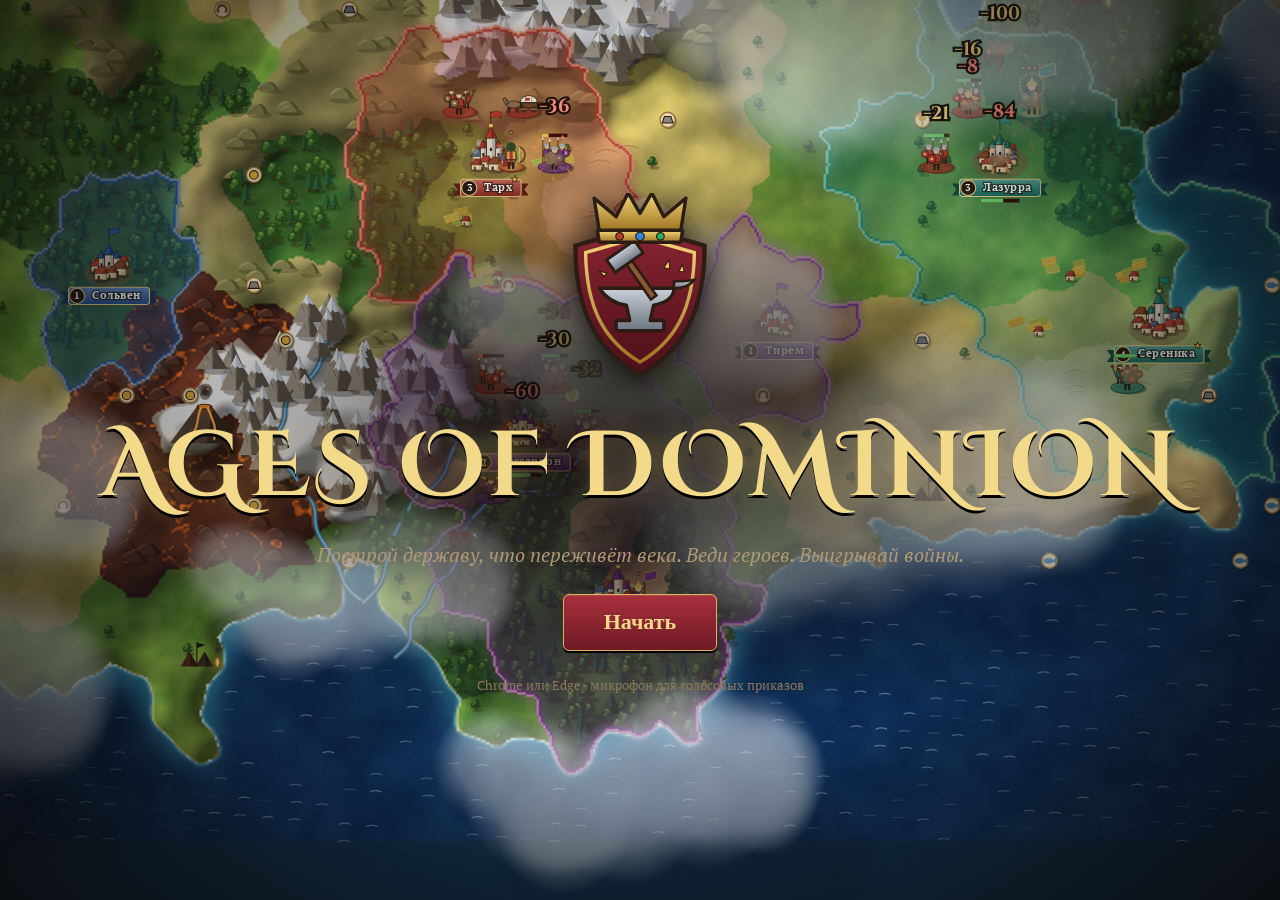
<file: index.html>
<!doctype html>
<html lang="ru">
<head>
  <meta charset="utf-8">
  <meta name="viewport" content="width=device-width, initial-scale=1">
  <title>Ages of Dominion</title>
  <meta name="description" content="Глобальная стратегия: живая карта мира, города, армии, герои, войны, технологии, династии. ИИ управляет соседними державами, приказы — голосом.">
  <link rel="preconnect" href="https://fonts.googleapis.com">
  <link rel="stylesheet" href="https://fonts.googleapis.com/css2?family=Cinzel+Decorative:wght@700&family=Cinzel:wght@600;700&family=PT+Serif:ital,wght@0,400;0,700;1,400&display=swap">
  <link rel="stylesheet" href="css/style.css">
  <link rel="icon" href="data:image/svg+xml,%3Csvg xmlns='http://www.w3.org/2000/svg' viewBox='0 0 24 24'%3E%3Cpath d='M3 18 L2 7 L7 11 L12 4 L17 11 L22 7 L21 18 Z' fill='%23f2c94c' stroke='%232b1d14' stroke-width='1.6'/%3E%3C/svg%3E">
</head>
<body>
<canvas id="menu-bg" class="menu-bg"></canvas>
<div id="app">
  <!-- СТАРТ -->
  <section id="scr-start" class="screen active">
    <div class="start-inner">
      <div id="start-logo"></div>
      <h1 class="title">AGES OF DOMINION</h1>
      <p class="tagline">Построй державу, что переживёт века. Веди героев. Выигрывай войны.</p>
      <button class="btn btn-primary btn-xl pulse" id="btn-start">Начать</button>
      <p class="hint">Chrome или Edge · микрофон для голосовых приказов</p>
    </div>
  </section>

  <!-- МЕНЮ -->
  <section id="scr-menu" class="screen">
    <div class="menu2">
      <header class="menu2-title">
        <div id="menu-logo"></div>
        <h1 class="title">AGES OF DOMINION</h1>
        <p class="tagline">Эпоха королей, героев и войн</p>
      </header>
      <nav class="menu2-nav">
        <label class="name-field">Имя правителя
          <input id="player-name" maxlength="20" autocomplete="off">
        </label>
        <button class="mbtn primary" id="btn-continue">Продолжить партию</button>
        <button class="mbtn primary" id="btn-new">Новая игра</button>
        <button class="mbtn" id="btn-shop"></button>
        <button class="mbtn" id="btn-records"></button>
        <button class="mbtn" id="btn-help"></button>
        <button class="mbtn" id="btn-settings"></button>
        <div class="seals-line" id="menu-seals"></div>
      </nav>
      <aside class="menu2-heroes">
        <h3>Герои эпохи</h3>
        <div class="hero-cards" id="menu-heroes"></div>
        <p class="menu2-note">На фоне — живой мир: державы под управлением ИИ строят города, водят армии и воюют прямо сейчас.</p>
      </aside>
    </div>
  </section>

  <!-- ИГРА -->
  <section id="scr-game" class="screen">
    <header class="topbar">
      <div class="tb-left">
        <span class="tb-logo" id="tb-logo"></span>
        <div class="res-row" id="res-row"></div>
      </div>
      <div class="tb-right">
        <div class="turn-info" id="turn-info"></div>
        <button class="btn btn-icon" id="btn-tech" title="Технологии (T)"></button>
        <button class="btn btn-icon" id="btn-civics" title="Институты и политики (P)"></button>
        <button class="btn btn-icon" id="btn-diplo" title="Дипломатия (G)"></button>
        <button class="btn btn-icon" id="btn-dynasty" title="Династия (R)"></button>
        <button class="btn btn-icon" id="btn-ai" title="ИИ-аналитика"></button>
        <button class="btn btn-icon" id="btn-gshop" title="Королевская лавка"></button>
        <button class="btn btn-icon" id="btn-pause" title="Меню (Esc)"></button>
      </div>
    </header>
    <div class="map-area">
      <canvas id="map"></canvas>
      <div class="hud-left">
        <div class="ruler-card panel" id="ruler-card"></div>
        <div class="hero-card panel hidden" id="hero-card" title="Герой державы (H)"></div>
        <div class="feed" id="feed"></div>
      </div>
      <div class="hud-top"><div class="hud-research panel" id="research-box"></div><div class="hud-research panel" id="civic-box"></div></div>
      <div class="unit-bar hidden" id="unit-bar"></div>
      <div class="minimap panel"><canvas id="minimap" width="220" height="140"></canvas></div>
      <div class="sel-panel panel hidden" id="sel-panel"></div>
      <div class="city-panel panel hidden" id="city-panel"></div>
      <div class="voice-panel panel">
        <div class="voice-row">
          <button class="mic" id="btn-mic" title="Голосовой приказ (M)"></button>
          <div class="voice-info">
            <div class="voice-status" id="voice-status">Микрофон (M) — голосовой приказ</div>
            <div class="voice-transcript" id="voice-transcript"></div>
            <div class="voice-parse" id="voice-parse"></div>
          </div>
        </div>
        <form class="cmd-form" id="cmd-form">
          <input id="cmd-input" placeholder="…или текстом: «основать город»" autocomplete="off">
          <button class="btn btn-small" type="submit">↵</button>
          <label class="check" title="Микрофон остаётся включённым"><input type="checkbox" id="chk-continuous"> непрерывно</label>
        </form>
      </div>
      <div class="end-box">
        <div class="end-hint" id="end-hint"></div>
        <button class="btn btn-primary btn-end" id="btn-end">Следующий ход</button>
      </div>
      <div class="tile-tip hidden" id="tile-tip"></div>
      <div class="war-banner" id="war-banner"></div>
    </div>
  </section>

  <section id="scr-result" class="screen"></section>

  <div id="modal" class="modal hidden" role="dialog" aria-modal="true"><div class="modal-box panel" id="modal-box"></div></div>
  <div id="toast" class="toast"></div>
</div>

<script src="js/data.js"></script>
<script src="js/nlp.js"></script>
<script src="js/ai.js"></script>
<script src="js/engine.js"></script>
<script src="js/storage.js"></script>
<script src="js/shop.js"></script>
<script src="js/art.js"></script>
<script src="js/render.js"></script>
<script src="js/audio.js"></script>
<script src="js/voice.js"></script>
<script src="js/ui.js"></script>
<script>window.addEventListener('DOMContentLoaded', () => RF.UI.init());</script>
</body>
</html>
</file>
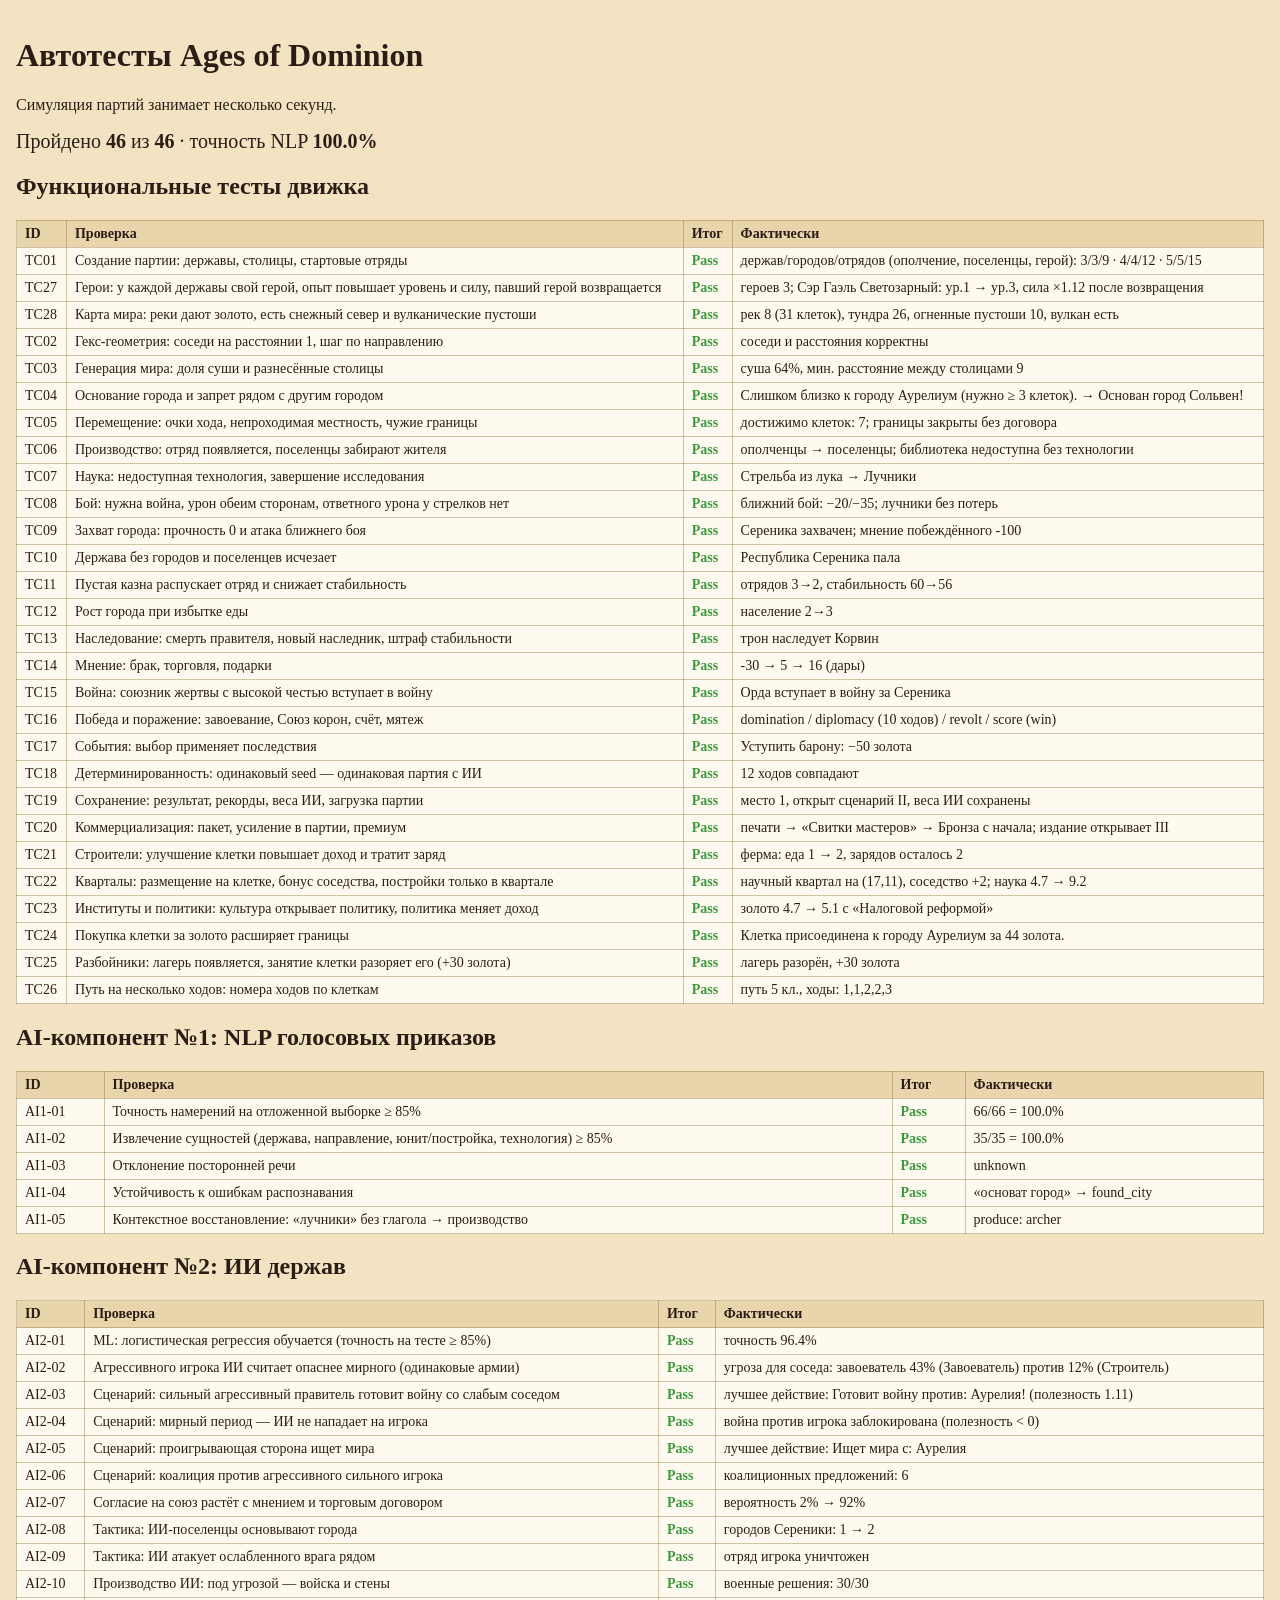
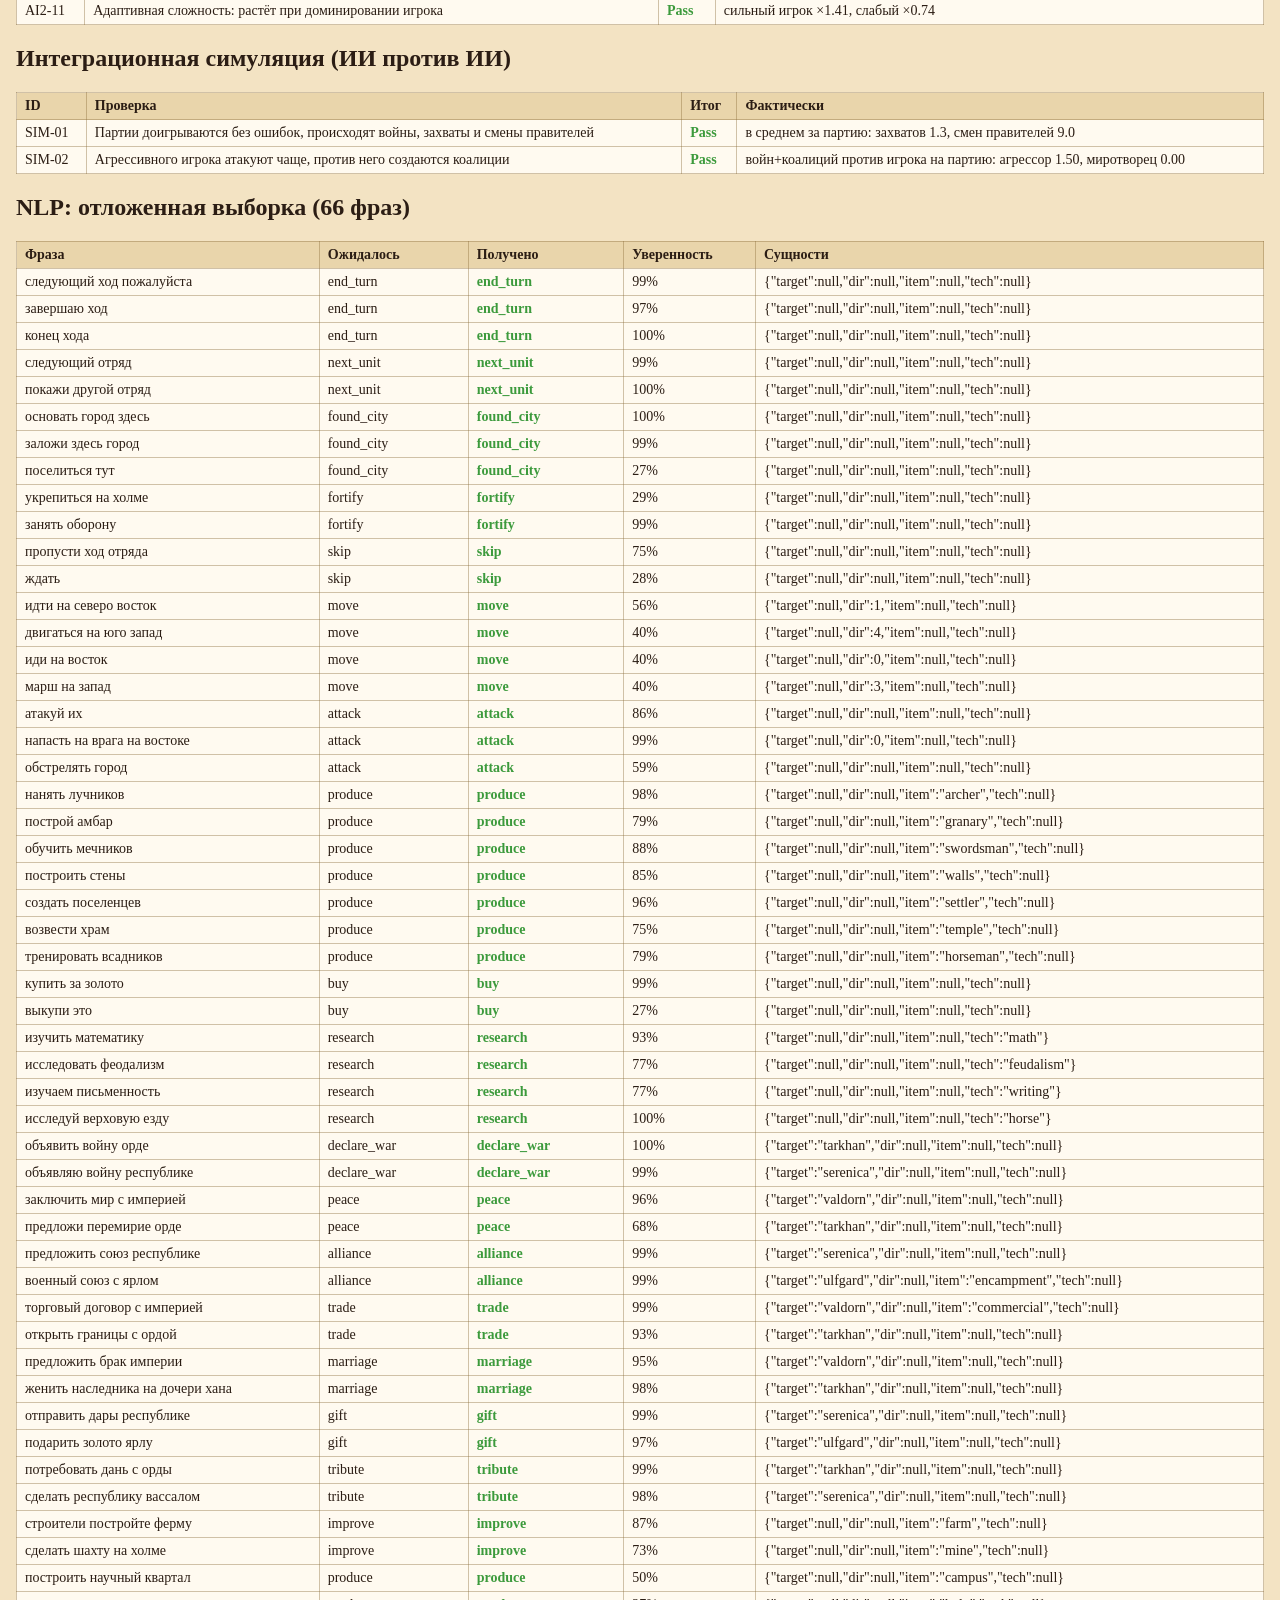
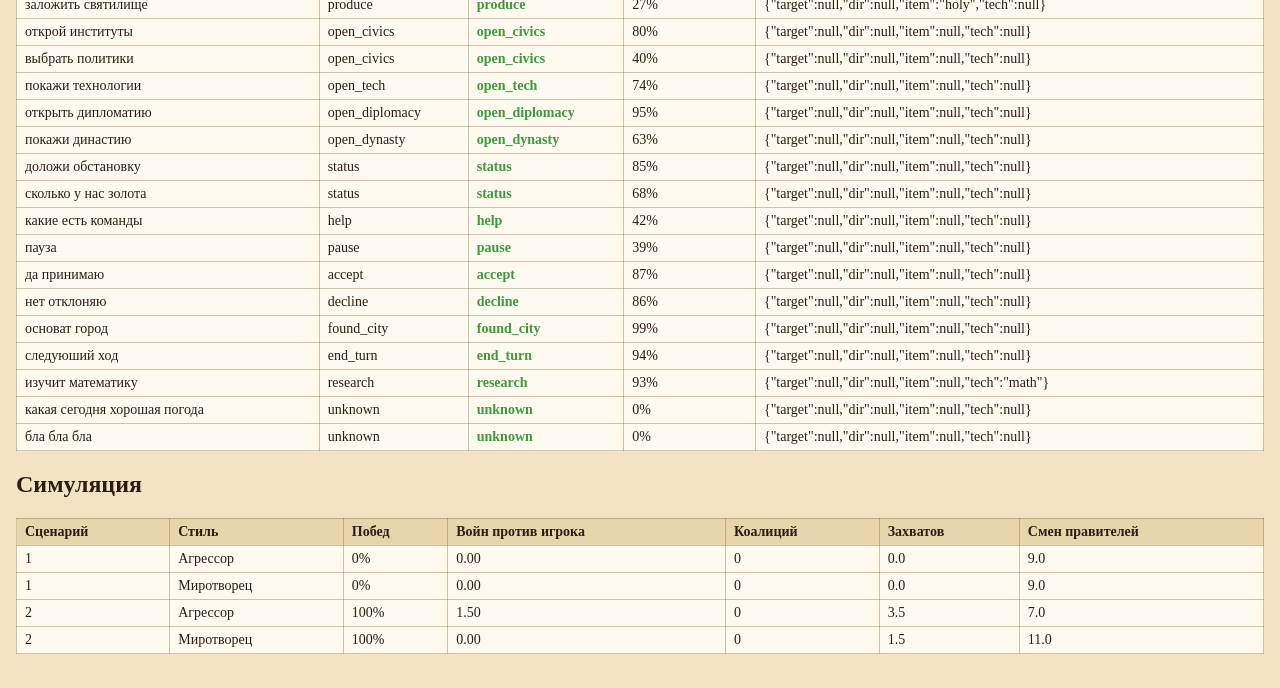
<file: tests/tests.html>
<!doctype html>
<html lang="ru">
<head>
  <meta charset="utf-8">
  <meta name="viewport" content="width=device-width, initial-scale=1">
  <title>Тесты Ages of Dominion</title>
  <style>
    :root { --bg: #f3e3c3; --fg: #2b1d14; --cell: #fffaf0; --head: #e9d5ab; }
    @media (prefers-color-scheme: dark) { :root:not([data-theme="light"]) { --bg: #1a130e; --fg: #ecdfc2; --cell: #241b14; --head: #3a2c20; } }
    :root[data-theme="dark"] { --bg: #1a130e; --fg: #ecdfc2; --cell: #241b14; --head: #3a2c20; }
    body { font-family: 'PT Serif', Georgia, serif; background: var(--bg); color: var(--fg); margin: 0; padding: 16px; }
    table { border-collapse: collapse; width: 100%; margin-bottom: 18px; background: var(--cell); }
    th, td { border: 1px solid #8a6d3b66; padding: 5px 8px; text-align: left; font-size: 14px; vertical-align: top; }
    th { background: var(--head); }
    .pass { color: #3c9a3c; font-weight: bold; } .fail { color: #d0382a; font-weight: bold; }
    .summary { font-size: 20px; margin: 10px 0 18px; }
  </style>
</head>
<body>
  <h1>Автотесты Ages of Dominion</h1>
  <p>Симуляция партий занимает несколько секунд.</p>
  <div class="summary" id="summary">Выполняется…</div>
  <div id="out"></div>
  <script src="../js/data.js"></script><script src="../js/nlp.js"></script><script src="../js/ai.js"></script><script src="../js/engine.js"></script>
  <script src="../js/storage.js"></script><script src="../js/shop.js"></script><script src="suite.js"></script>
  <script>
    setTimeout(() => {
      const KEY = 'agesofdominion_v1';
      let backup = null; try { backup = localStorage.getItem(KEY); } catch (e) {}
      const res = RFTests.runAll(RF, { simulate: true, games: 2, levels: [1, 2] });
      try { if (backup) localStorage.setItem(KEY, backup); else localStorage.removeItem(KEY); } catch (e) {}
      const esc = (s) => String(s).replace(/[&<>]/g, (c) => ({ '&': '&amp;', '<': '&lt;', '>': '&gt;' }[c]));
      let html = '';
      for (const s of res.sections) html += `<h2>${s.name}</h2><table><tr><th>ID</th><th>Проверка</th><th>Итог</th><th>Фактически</th></tr>${s.results.map((r) => `<tr><td>${r.id}</td><td>${esc(r.name)}</td><td class="${r.pass ? 'pass' : 'fail'}">${r.pass ? 'Pass' : 'Fail'}</td><td>${esc(r.detail)}</td></tr>`).join('')}</table>`;
      html += `<h2>NLP: отложенная выборка (${res.nlp.size} фраз)</h2><table><tr><th>Фраза</th><th>Ожидалось</th><th>Получено</th><th>Уверенность</th><th>Сущности</th></tr>${res.nlp.rows.map((r) => `<tr><td>${esc(r.text)}</td><td>${r.expected}</td><td class="${r.ok ? 'pass' : 'fail'}">${r.got}</td><td>${Math.round(r.conf * 100)}%</td><td>${esc(r.gotEnt)}</td></tr>`).join('')}</table>`;
      if (res.sim.length) html += `<h2>Симуляция</h2><table><tr><th>Сценарий</th><th>Стиль</th><th>Побед</th><th>Войн против игрока</th><th>Коалиций</th><th>Захватов</th><th>Смен правителей</th></tr>${res.sim.map((r) => `<tr><td>${r.level}</td><td>${r.style}</td><td>${Math.round(r.winRate * 100)}%</td><td>${r.warsOnPlayer.toFixed(2)}</td><td>${r.coalitions}</td><td>${r.captures.toFixed(1)}</td><td>${r.successions.toFixed(1)}</td></tr>`).join('')}</table>`;
      document.getElementById('out').innerHTML = html;
      document.getElementById('summary').innerHTML = `Пройдено <b>${res.passed}</b> из <b>${res.total}</b> · точность NLP <b>${(res.nlp.accuracy * 100).toFixed(1)}%</b>`;
    }, 50);
  </script>
</body>
</html>
</file>
<file: css/style.css>
/* ======================= REALMFORGE — визуальный стиль =======================
   Тёмное дерево и кожа, латунь и золото, пергамент для текстов.               */
:root {
  --bg: #120d09;
  --panel: #241b14;
  --panel2: #1a130e;
  --line: #8a6d3b;
  --gold: #d9b45a;
  --gold-l: #f3d98a;
  --gold-d: #8a6a2a;
  --text: #ecdfc2;
  --muted: #b09a76;
  --red: #a8303c;
  --red-d: #6e1a24;
  --green: #5fae5a;
  --blue: #5a8fd0;
  --parch: #efe0bf;
  --ink: #2b1d14;
  --title: 'Cinzel Decorative', 'Cinzel', Georgia, serif;
  --head: 'Cinzel', Georgia, serif;
  --font: 'PT Serif', Georgia, serif;
}
* { box-sizing: border-box; }
html, body { margin: 0; height: 100%; }
body { font-family: var(--font); color: var(--text); background: radial-gradient(ellipse at 50% 0%, #3a2618 0%, var(--bg) 70%); overflow: hidden; }
button { font-family: var(--font); color: inherit; }
.hidden { display: none !important; }
.screen { position: fixed; inset: 0; display: none; }
.screen.active { display: flex; animation: fadein .3s; }
@keyframes fadein { from { opacity: 0; } }

.panel {
  background: linear-gradient(180deg, var(--panel), var(--panel2));
  border: 1px solid var(--line); border-radius: 8px;
  box-shadow: inset 0 0 0 1px #00000088, inset 0 1px 0 #ffffff12, 0 8px 22px #000a;
}
.btn {
  display: inline-flex; align-items: center; justify-content: center; gap: 7px; padding: 8px 15px; font-size: 14.5px; font-weight: 700; cursor: pointer;
  color: var(--text); background: linear-gradient(180deg, #3a2c20, #241a12); border: 1px solid var(--line); border-radius: 6px;
  box-shadow: inset 0 1px 0 #ffffff1a, 0 2px 0 #000; transition: background .15s, transform .08s;
}
.btn:hover:not(:disabled) { background: linear-gradient(180deg, #4d3a28, #2f2217); border-color: var(--gold); color: var(--gold-l); }
.btn:active:not(:disabled) { transform: translateY(1px); }
.btn:disabled { opacity: .45; cursor: not-allowed; }
.btn-primary { background: linear-gradient(180deg, #a8303c, #6e1a24); color: var(--gold-l); border-color: #d9b45a; }
.btn-primary:hover:not(:disabled) { background: linear-gradient(180deg, #c03a47, #84202c); }
.btn-xl { font-size: 22px; padding: 13px 40px; font-family: var(--head); }
.btn-icon { padding: 5px 9px; gap: 5px; font-size: 13px; }
.btn-small { padding: 4px 10px; font-size: 13px; }
.pulse { animation: pulse 1.8s infinite; }
@keyframes pulse { 50% { box-shadow: 0 0 0 10px #d9b45a00, 0 0 22px #d9b45a66; } }
.ico { vertical-align: middle; flex: none; }
.title { font-family: var(--title); color: var(--gold-l); text-shadow: 0 3px 0 #000, 0 0 24px #d9b45a55; letter-spacing: 3px; margin: 0; }
.title.small { font-size: 24px; letter-spacing: 2px; }
.muted { color: var(--muted); }
.gold { color: var(--gold-l); }
.pos { color: #7fd36f; } .neg { color: #ff7a6a; }

/* ---- Старт и меню ---- */
#scr-start { align-items: center; justify-content: center; text-align: center; }
.start-inner { display: flex; flex-direction: column; align-items: center; gap: 12px; padding: 16px; }
#scr-start .title { font-size: clamp(42px, 8vw, 92px); }
.tagline { font-size: 20px; font-style: italic; color: var(--muted); margin: 0 0 14px; }
.hint { color: #8d7a5c; font-size: 13px; }
.logo-emblem { filter: drop-shadow(0 8px 16px #000c); }
#scr-menu { align-items: stretch; justify-content: center; padding: 24px; }
.menu-layout { display: grid; grid-template-columns: minmax(300px, 380px) 1fr; gap: 24px; width: 100%; max-width: 1300px; }
.menu-col { padding: 22px; display: flex; flex-direction: column; gap: 16px; }
.menu-head { display: flex; align-items: center; gap: 12px; }
.name-field { display: flex; flex-direction: column; font-size: 13px; color: var(--muted); margin-top: 6px; }
input { font-family: var(--font); font-size: 15px; padding: 7px 10px; border: 1px solid var(--line); border-radius: 5px; background: #0f0b08; color: var(--text); }
.menu-buttons { display: flex; flex-direction: column; gap: 9px; }
.menu-buttons .btn { justify-content: flex-start; font-size: 16.5px; padding: 11px 16px; }
.seals-line { margin-top: auto; display: flex; align-items: center; gap: 8px; font-weight: 700; }
.menu-stage { display: grid; grid-template-columns: 300px 1fr; grid-template-rows: 1fr auto; gap: 16px; align-items: end; }
.stage-hero { display: flex; justify-content: center; align-items: flex-end; }
.stage-hero .king { height: min(56vh, 460px); width: auto; filter: drop-shadow(0 12px 18px #000c); }
.stage-text { padding: 18px 22px; align-self: center; font-size: 15.5px; line-height: 1.5; }
.stage-text h3 { font-family: var(--head); color: var(--gold-l); margin: 0 0 6px; }
.stage-rivals { grid-column: 1 / 3; display: flex; justify-content: center; gap: 22px; flex-wrap: wrap; }
.rival { text-align: center; font-size: 13px; color: var(--muted); }

/* ---- Игра ---- */
#scr-game { flex-direction: column; }
.topbar { display: flex; justify-content: space-between; align-items: center; gap: 10px; padding: 5px 10px; background: linear-gradient(180deg, #2c2118, #18110c); border-bottom: 1px solid var(--line); box-shadow: 0 3px 10px #000a; z-index: 5; }
.tb-left, .tb-right { display: flex; align-items: center; gap: 8px; flex-wrap: wrap; }
.res-row { display: flex; gap: 6px; flex-wrap: wrap; }
.res { display: flex; align-items: center; gap: 5px; padding: 3px 10px; border-radius: 999px; font-weight: 700; font-size: 14.5px; background: #0f0b08; border: 1px solid #5a4528; cursor: default; }
.res small { font-weight: 400; font-size: 12px; }
.turn-info { font-family: var(--head); color: var(--gold-l); font-size: 15px; margin-right: 6px; text-align: right; line-height: 1.15; }
.turn-info small { display: block; font-family: var(--font); color: var(--muted); font-size: 11.5px; }
.map-area { position: relative; flex: 1; min-height: 0; overflow: hidden; }
#map { display: block; cursor: pointer; touch-action: none; }

.hud-left { position: absolute; left: 8px; top: 8px; width: 290px; display: flex; flex-direction: column; gap: 6px; pointer-events: none; max-height: calc(100% - 200px); }
.hud-left > * { pointer-events: auto; }
.ruler-card { display: grid; grid-template-columns: 64px 1fr 56px; gap: 8px; align-items: center; padding: 6px 8px; cursor: pointer; }
.ruler-card .name { font-family: var(--head); color: var(--gold-l); font-size: 14px; line-height: 1.15; }
.ruler-card .sub { font-size: 12px; color: var(--muted); }
.ruler-card .king { width: 56px; height: auto; }
.traits-mini { display: flex; flex-wrap: wrap; gap: 3px; margin-top: 3px; }
.trait { font-size: 11px; padding: 0 6px; border-radius: 999px; background: #3a2c1f; border: 1px solid #6a5332; color: var(--text); white-space: nowrap; }
.trait.big { font-size: 13px; padding: 2px 9px; }
.feed { overflow-y: auto; display: flex; flex-direction: column; gap: 4px; padding-right: 3px; }
.feed .note { font-size: 12.5px; padding: 5px 8px; border-radius: 6px; background: #1a130ee6; border: 1px solid #4a3a26; border-left: 4px solid var(--gold-d); cursor: pointer; }
.feed .note.war { border-left-color: #d9473a; }
.feed .note.diplo { border-left-color: #5a8fd0; }
.feed .note.tech { border-left-color: #6fc3e0; }
.feed .note.event { border-left-color: #b071d9; }
.feed .note.city { border-left-color: #7fbf6a; }
.hud-research { position: absolute; top: 8px; left: 50%; transform: translateX(-50%); padding: 5px 14px; font-size: 13px; cursor: pointer; display: flex; align-items: center; gap: 8px; }
.hud-research .bar { width: 120px; }
.bar { height: 7px; background: #0008; border: 1px solid #5a4528; border-radius: 4px; overflow: hidden; position: relative; }
.bar > i { position: absolute; inset: 0 auto 0 0; background: linear-gradient(90deg, #4aa3c9, #8fd3f0); }
.bar.op > i { background: linear-gradient(90deg, #c0392b, #d9b45a, #5fae5a); }
.bar.trait-bar > i { background: var(--gold); }

.sel-panel { position: absolute; left: 8px; bottom: 8px; width: 330px; padding: 10px 12px; }
.sel-head { display: flex; gap: 10px; align-items: center; }
.sel-head h3 { margin: 0; font-family: var(--head); color: var(--gold-l); font-size: 16px; }
.unit-badge { width: 46px; height: 46px; border-radius: 50%; display: flex; align-items: center; justify-content: center; border: 2px solid var(--gold); flex: none; }
.sel-stats { display: flex; gap: 10px; font-size: 13px; margin: 6px 0; flex-wrap: wrap; color: var(--muted); }
.sel-stats b { color: var(--text); }
.sel-actions { display: flex; gap: 6px; flex-wrap: wrap; }
.sel-actions .btn { font-size: 13px; padding: 5px 9px; }
.forecast { font-size: 12.5px; margin-top: 6px; padding: 5px 8px; border: 1px dashed var(--gold-d); border-radius: 6px; }

.city-panel { position: absolute; right: 8px; top: 8px; bottom: 150px; width: 330px; padding: 10px 12px; overflow-y: auto; }
.city-panel h3 { margin: 0; font-family: var(--head); color: var(--gold-l); }
.yields { display: grid; grid-template-columns: repeat(5, 1fr); gap: 4px; margin: 8px 0; }
.yield { text-align: center; font-size: 11.5px; background: #0f0b08; border: 1px solid #4a3a26; border-radius: 6px; padding: 3px 0; color: var(--muted); }
.yield b { display: block; font-size: 15px; color: var(--text); }
.prod-list { display: flex; flex-direction: column; gap: 4px; margin-top: 6px; }
.prod-item { display: grid; grid-template-columns: 26px 1fr auto; gap: 6px; align-items: center; padding: 5px 7px; border: 1px solid #4a3a26; border-radius: 6px; background: #17110c; cursor: pointer; font-size: 13px; text-align: left; }
.prod-item:hover { border-color: var(--gold); background: #2a1f15; }
.prod-item.on { border-color: var(--gold); background: #3a2a18; }
.prod-item small { color: var(--muted); display: block; font-size: 11.5px; }
.prod-item .turns { color: var(--gold-l); font-size: 12px; white-space: nowrap; }
.section-h { font-family: var(--head); font-size: 13px; color: var(--gold); margin: 10px 0 4px; letter-spacing: 1px; }

.voice-panel { position: absolute; left: 50%; bottom: 8px; transform: translateX(-50%); width: min(470px, calc(100% - 720px)); min-width: 330px; padding: 7px 10px; display: flex; flex-direction: column; gap: 5px; }
.voice-row { display: flex; gap: 10px; align-items: center; }
.mic { width: 50px; height: 50px; border-radius: 50%; flex: none; cursor: pointer; display: flex; align-items: center; justify-content: center; background: radial-gradient(circle at 35% 30%, #c94050, var(--red-d)); border: 2px solid var(--gold); box-shadow: 0 3px 8px #000; }
.mic.listening { animation: miclisten 1s infinite; background: radial-gradient(circle at 35% 30%, #ff6b6b, #c0392b); }
.mic.unsupported { filter: grayscale(1); }
@keyframes miclisten { 50% { box-shadow: 0 0 0 10px #ff6b6b33; } }
.voice-info { flex: 1; min-width: 0; }
.voice-status { font-size: 12.5px; color: var(--muted); }
.voice-transcript { font-size: 14px; font-style: italic; }
.voice-parse { font-size: 12px; color: #9cc7f0; }
.voice-parse .conf { display: inline-block; width: 50px; height: 6px; border: 1px solid #5a4528; border-radius: 4px; vertical-align: middle; position: relative; overflow: hidden; }
.voice-parse .conf i { position: absolute; inset: 0 auto 0 0; background: #5a8fd0; }
.cmd-form { display: flex; gap: 6px; align-items: center; }
.cmd-form input { flex: 1; min-width: 0; font-size: 13px; padding: 5px 8px; }
.check { font-size: 12px; display: flex; gap: 5px; align-items: center; color: var(--muted); white-space: nowrap; }

.end-box { position: absolute; right: 8px; bottom: 8px; display: flex; flex-direction: column; align-items: flex-end; gap: 5px; }
.end-hint { font-size: 12.5px; background: #1a130ee6; border: 1px solid #4a3a26; padding: 3px 9px; border-radius: 6px; color: var(--gold-l); }
.btn-end { font-family: var(--head); font-size: 19px; padding: 14px 26px; min-width: 230px; }
.tile-tip { position: absolute; pointer-events: none; font-size: 12.5px; background: #120d09ee; border: 1px solid var(--line); border-radius: 6px; padding: 5px 8px; max-width: 260px; z-index: 4; }

/* ---- Король ---- */
.king .st { display: none; }
.king[data-state="idle"] .st-idle, .king[data-state="action"] .st-action, .king[data-state="damage"] .st-damage, .king[data-state="victory"] .st-victory { display: inline; }
.king .k-body, .king .k-head { transform-box: view-box; transform-origin: 110px 270px; }
.king[data-state="idle"] .k-head { animation: breathe 3.2s ease-in-out infinite; }
.king[data-state="action"] { animation: lunge .6s ease-out; }
.king[data-state="damage"] { animation: shake .55s; filter: drop-shadow(0 0 8px #ff2a2a); }
.king[data-state="damage"] .k-crown { transform: translate(14px, -6px) rotate(18deg); transform-box: view-box; transform-origin: 110px 40px; }
.king[data-state="victory"] { animation: bounce .9s ease-in-out infinite; }
.king[data-state="victory"] .sparkles path { animation: twinkle 1s ease-in-out infinite alternate; transform-box: fill-box; transform-origin: center; }
@keyframes breathe { 50% { transform: translateY(1.5px); } }
@keyframes lunge { 30% { transform: translateX(6px) rotate(2deg); } }
@keyframes shake { 20% { transform: translateX(-6px); } 40% { transform: translateX(6px); } 60% { transform: translateX(-4px); } }
@keyframes bounce { 50% { transform: translateY(-8px); } }
@keyframes twinkle { from { transform: scale(.6); opacity: .5; } to { transform: scale(1.2); opacity: 1; } }

/* ---- Модальные окна ---- */
.modal { position: fixed; inset: 0; background: #07040299; display: flex; align-items: center; justify-content: center; z-index: 50; padding: 16px; animation: fadein .2s; }
.modal-box { width: min(760px, 100%); max-height: 90vh; overflow-y: auto; padding: 18px 22px; position: relative; }
.modal-box.wide { width: min(1120px, 100%); }
.modal-box h2 { font-family: var(--head); color: var(--gold-l); margin: 0 0 10px; font-size: 24px; letter-spacing: 1px; }
.modal-box h3 { font-family: var(--head); color: var(--gold); margin: 14px 0 6px; font-size: 16px; }
.modal-actions { display: flex; gap: 10px; justify-content: flex-end; margin-top: 16px; flex-wrap: wrap; }
.modal-close { position: absolute; top: 8px; right: 12px; border: none; background: none; font-size: 26px; cursor: pointer; color: var(--muted); }
.event-card { display: grid; grid-template-columns: 150px 1fr; gap: 18px; }
.event-art { background: radial-gradient(circle, #3a2a1a, #120d09); border: 1px solid var(--line); border-radius: 8px; display: flex; align-items: center; justify-content: center; min-height: 170px; }
.event-text { font-size: 16px; line-height: 1.5; }
.choice { display: block; width: 100%; text-align: left; margin-top: 7px; }

.tech-tree { display: grid; grid-auto-flow: column; grid-auto-columns: minmax(170px, 1fr); gap: 14px; overflow-x: auto; padding-bottom: 6px; }
.tech-col { display: flex; flex-direction: column; gap: 10px; }
.tech { padding: 8px 10px; border: 1px solid #5a4528; border-radius: 8px; background: #17110c; cursor: pointer; font-size: 13px; text-align: left; }
.tech b { display: block; font-size: 14px; color: var(--text); }
.tech small { color: var(--muted); display: block; margin-top: 2px; }
.tech.done { background: #213a20; border-color: #5fae5a; }
.tech.avail:hover { border-color: var(--gold); }
.tech.cur { border-color: #6fc3e0; box-shadow: 0 0 0 2px #6fc3e055; }
.tech.locked { opacity: .5; cursor: not-allowed; }

.realm-list { display: flex; flex-direction: column; gap: 10px; }
.realm-row { display: grid; grid-template-columns: 84px 1fr 260px; gap: 12px; padding: 10px; border: 1px solid #4a3a26; border-radius: 8px; background: #17110c; }
.realm-row .rname { font-family: var(--head); font-size: 16px; }
.pact { display: inline-block; font-size: 12px; padding: 1px 8px; border-radius: 999px; border: 1px solid #6a5332; margin-left: 6px; }
.pact.war { background: #6e1a24; } .pact.alliance { background: #23502a; } .pact.trade { background: #5a4a1a; } .pact.peace { background: #2f2a24; } .pact.vassal { background: #3d2a55; }
.op-list { font-size: 12px; margin-top: 5px; color: var(--muted); columns: 2; }
.op-list span { display: block; break-inside: avoid; }
.dip-actions { display: grid; grid-template-columns: 1fr 1fr; gap: 5px; align-content: start; }
.dip-actions .btn { font-size: 12.5px; padding: 5px 6px; }
.ai-box { margin-top: 6px; padding: 6px 8px; border: 1px dashed #5a8fd0; border-radius: 6px; font-size: 12.5px; }
.ai-box b.intent { color: #ffb36a; }

.char-grid { display: grid; grid-template-columns: 1fr 1fr; gap: 16px; }
.char-card { padding: 12px; border: 1px solid #4a3a26; border-radius: 8px; background: #17110c; display: grid; grid-template-columns: 130px 1fr; gap: 12px; }
.char-card h3 { margin: 0 0 4px; }
.stats4 { display: grid; grid-template-columns: 1fr 1fr; gap: 3px 12px; font-size: 13px; margin-top: 6px; }
.stats4 b { color: var(--gold-l); }
.courts { display: grid; grid-template-columns: repeat(auto-fill, minmax(230px, 1fr)); gap: 8px; }
.court { display: flex; gap: 8px; align-items: center; padding: 7px; border: 1px solid #4a3a26; border-radius: 8px; background: #17110c; font-size: 12.5px; }

table.lb { width: 100%; border-collapse: collapse; font-size: 13.5px; }
table.lb th, table.lb td { padding: 5px 8px; border-bottom: 1px solid #4a3a2688; text-align: left; }
table.lb th { color: var(--gold); font-family: var(--head); font-size: 12.5px; }
.cols2 { display: grid; grid-template-columns: 1fr 1fr; gap: 18px; font-size: 14px; }
.cols2 ul { padding-left: 18px; margin: 4px 0; }
code { background: #0f0b08; border: 1px solid #4a3a26; border-radius: 4px; padding: 0 5px; font-family: var(--font); color: #9cc7f0; }
.level-cards { display: grid; grid-template-columns: repeat(3, 1fr); gap: 12px; }
.level-card { padding: 12px; border: 1px solid #5a4528; border-radius: 8px; background: #17110c; display: flex; flex-direction: column; gap: 6px; }
.level-card h3 { margin: 0; }
.level-card p { margin: 0; font-size: 13px; flex: 1; }
.level-card .meta { font-size: 12px; color: var(--muted); }
.level-card.locked { opacity: .65; }
.boost-list { display: flex; gap: 8px; flex-wrap: wrap; }
.boost { display: flex; gap: 6px; align-items: center; padding: 5px 9px; border: 1px solid #5a4528; border-radius: 6px; font-size: 13px; cursor: pointer; }
.shop-grid { display: grid; grid-template-columns: repeat(auto-fill, minmax(200px, 1fr)); gap: 10px; }
.shop-item { border: 1px solid #5a4528; border-radius: 8px; padding: 10px; background: #17110c; display: flex; flex-direction: column; gap: 6px; position: relative; }
.shop-item h4 { margin: 0; display: flex; gap: 6px; align-items: center; font-family: var(--head); color: var(--gold-l); font-size: 14px; }
.shop-item p { margin: 0; font-size: 13px; flex: 1; color: var(--muted); }
.shop-item .ribbon { position: absolute; top: -9px; right: 8px; background: var(--red); color: var(--gold-l); font-size: 11px; padding: 1px 8px; border-radius: 6px; border: 1px solid var(--gold); }
.premium-card { background: linear-gradient(135deg, #3a2a10, #1c140b); border-color: var(--gold); }
.skin-preview .king { width: 80px; height: auto; }
.tabs { display: flex; gap: 4px; margin-bottom: 10px; }
.tab { flex: 1; padding: 6px 4px; border: 1px solid #5a4528; border-radius: 6px 6px 0 0; background: #17110c; cursor: pointer; font-size: 13.5px; font-weight: 700; }
.tab.active { background: var(--red-d); color: var(--gold-l); border-color: var(--gold); }
.note-s { font-size: 12px; color: var(--muted); font-style: italic; }
.ad-box { text-align: center; padding: 16px; }
.ad-art { height: 150px; display: flex; justify-content: center; align-items: center; gap: 14px; background: linear-gradient(135deg, #6e1a24, #2a0a10); border-radius: 8px; color: var(--gold-l); font-family: var(--head); font-size: 22px; border: 1px solid var(--gold); }
.ach-grid { display: grid; grid-template-columns: repeat(auto-fill, minmax(210px, 1fr)); gap: 8px; }
.ach { display: flex; gap: 8px; align-items: center; padding: 7px; border: 1px solid #5a4528; border-radius: 8px; font-size: 13px; }
.ach.locked { opacity: .4; filter: grayscale(1); }
.ach b { display: block; }
.stat-grid { display: grid; grid-template-columns: repeat(4, 1fr); gap: 8px; }
.stat { text-align: center; padding: 8px; border: 1px solid #5a4528; border-radius: 8px; background: #17110c; font-size: 13px; color: var(--muted); }
.stat b { display: block; font-size: 21px; color: var(--gold-l); }
.setting { display: flex; justify-content: space-between; align-items: center; padding: 8px 0; border-bottom: 1px solid #4a3a2666; }
.spark { display: block; }

#scr-result { align-items: center; justify-content: center; padding: 20px; }
.result-box { width: min(1000px, 100%); display: grid; grid-template-columns: 240px 1fr; gap: 20px; padding: 24px; }
.result-box .king { width: 100%; height: auto; }
.result-box h1 { font-family: var(--title); font-size: 40px; margin: 0; }
.result-box h1.win { color: var(--gold-l); } .result-box h1.lose { color: #ff7a6a; }
.score-big { font-family: var(--head); font-size: 40px; color: var(--gold-l); }

.toast { position: fixed; left: 50%; top: 104px; transform: translateX(-50%) translateY(-160px); background: var(--panel); border: 1px solid var(--gold); border-radius: 8px; padding: 9px 18px; font-weight: 700; z-index: 80; transition: transform .3s; box-shadow: 0 6px 16px #000c; max-width: 90vw; }
.toast.show { transform: translateX(-50%) translateY(0); }

@media (max-width: 1100px) {
  .menu-layout { grid-template-columns: 1fr; } .menu-stage { display: none; }
  .voice-panel { left: 8px; transform: none; bottom: 84px; width: calc(100% - 16px); }
  .city-panel { width: calc(100% - 16px); bottom: 180px; }
  .hud-left { width: 230px; }
  .level-cards, .char-grid, .cols2 { grid-template-columns: 1fr; }
  .realm-row { grid-template-columns: 64px 1fr; } .realm-row .dip-actions { grid-column: 1 / 3; }
  .result-box { grid-template-columns: 1fr; } .event-card { grid-template-columns: 1fr; }
}

/* ---- Ages of Dominion: управление на карте ---- */
.menu-bg { position: fixed; inset: 0; width: 100%; height: 100%; z-index: 0; }
#app { position: relative; z-index: 1; }
#scr-start { background: radial-gradient(ellipse at 50% 45%, #0a060455 0%, #0a060400 45%, #0a0604aa 100%); }
#scr-start .start-inner { background: radial-gradient(ellipse, #0a0604b0 0%, #0a060400 70%); padding: 40px 80px; }
#scr-menu { background: linear-gradient(90deg, #0a0604d8 0%, #0a060488 22%, #0a060400 40%, #0a060400 70%, #0a060499 100%); padding: 0; }

/* ---- Новое меню над живой картой ---- */
.menu2 { position: relative; width: 100%; height: 100%; display: grid; grid-template-columns: 340px 1fr 360px; grid-template-rows: auto 1fr; gap: 0 24px; padding: 26px 30px; }
.menu2-title { grid-column: 1 / 4; display: flex; flex-direction: column; align-items: center; gap: 2px; pointer-events: none; animation: titleIn 1s ease-out; }
.menu2-title .title { font-size: clamp(34px, 5vw, 64px); text-shadow: 0 4px 0 #000, 0 0 30px #f3d98a88, 0 0 60px #d9b45a44; }
.menu2-title .tagline { margin: 0; text-shadow: 0 2px 6px #000; color: #e9d6aa; }
.menu2-title #menu-logo { filter: drop-shadow(0 6px 14px #000); }
@keyframes titleIn { from { opacity: 0; transform: translateY(-20px); } }
.menu2-nav { grid-column: 1; align-self: center; display: flex; flex-direction: column; gap: 10px; animation: navIn .8s ease-out; }
@keyframes navIn { from { opacity: 0; transform: translateX(-40px); } }
.menu2-nav .name-field { color: #d8c49a; text-shadow: 0 1px 3px #000; margin-bottom: 6px; }
.menu2-nav input { background: #0f0b08cc; }
.mbtn { position: relative; display: flex; align-items: center; gap: 10px; padding: 13px 20px; font-family: var(--head); font-size: 17px; font-weight: 700; letter-spacing: .5px; color: var(--text); cursor: pointer; text-align: left;
  background: linear-gradient(90deg, #1c140ee8, #1c140e88 80%, #1c140e00); border: none; border-left: 3px solid var(--gold-d); border-radius: 2px; transition: all .18s; text-shadow: 0 2px 3px #000; }
.mbtn::after { content: ''; position: absolute; left: 0; right: 30%; bottom: 0; height: 1px; background: linear-gradient(90deg, var(--gold-d), transparent); }
.mbtn:hover { padding-left: 30px; color: var(--gold-l); border-left-color: var(--gold-l); background: linear-gradient(90deg, #4a2a18ee, #3a2216aa 80%, #1c140e00); box-shadow: -4px 0 18px #f3d98a33; }
.mbtn.primary { font-size: 19px; color: var(--gold-l); border-left-color: #c03a47; background: linear-gradient(90deg, #6e1a24ee, #6e1a2488 80%, #6e1a2400); }
.mbtn.primary:hover { background: linear-gradient(90deg, #a8303cf0, #84202caa 80%, #6e1a2400); }
.mbtn.hidden { display: none; }
.menu2-nav .seals-line { margin-top: 10px; text-shadow: 0 1px 3px #000; }
.menu2-heroes { grid-column: 3; align-self: end; padding: 14px; background: #120d09c8; border: 1px solid #8a6d3b88; border-radius: 10px; animation: navIn .8s ease-out reverse both; animation: heroesIn 1s ease-out; }
@keyframes heroesIn { from { opacity: 0; transform: translateY(30px); } }
.menu2-heroes h3 { font-family: var(--head); color: var(--gold-l); margin: 0 0 8px; letter-spacing: 1px; }
.hero-cards { display: grid; grid-template-columns: repeat(5, 1fr); gap: 6px; }
.hero-tile { text-align: center; padding: 6px 2px; border-radius: 8px; background: linear-gradient(180deg, color-mix(in srgb, var(--rc) 35%, #1a130e), #120d09); border: 1px solid color-mix(in srgb, var(--rc) 60%, #8a6d3b); transition: transform .2s; }
.hero-tile:hover { transform: translateY(-4px); box-shadow: 0 6px 16px #000a, 0 0 12px color-mix(in srgb, var(--rc) 50%, transparent); }
.hero-tile img { width: 56px; height: 56px; animation: heroBob 2.6s ease-in-out infinite; }
.hero-tile:nth-child(2n) img { animation-delay: -1.3s; }
@keyframes heroBob { 50% { transform: translateY(-3px); } }
.ht-name { font-size: 10.5px; font-weight: 700; color: var(--gold-l); line-height: 1.15; min-height: 24px; }
.ht-sub { font-size: 10px; color: var(--muted); }
.menu2-note { font-size: 12px; color: var(--muted); margin: 8px 0 0; font-style: italic; }
@media (max-width: 1100px) { .menu2 { grid-template-columns: 1fr; } .menu2-heroes { display: none; } .menu2-title { grid-column: 1; } }

/* ---- Герой в HUD, панель отряда ---- */
.hero-card { display: flex; gap: 8px; align-items: center; padding: 5px 8px; cursor: pointer; border-color: #d9b45a; background: linear-gradient(180deg, #33261a, #1a130e); }
.hero-card img { width: 52px; height: 52px; flex: none; }
.hero-card .name { font-family: var(--head); color: var(--gold-l); font-size: 13px; line-height: 1.1; }
.hero-card .sub { font-size: 11.5px; color: var(--muted); }
.bar.xp { width: 100%; margin-top: 3px; } .bar.xp i { background: linear-gradient(90deg, #c9952a, #ffe27a); }
.hero-line { margin: 6px 0 2px; font-size: 13px; }
.unit-badge img { width: 44px; height: 44px; }

/* ---- Баннер объявления войны ---- */
.war-banner { position: absolute; top: 150px; left: 50%; z-index: 40; display: flex; align-items: center; gap: 14px; padding: 10px 22px; transform: translate(-50%, -30px) scale(.9); opacity: 0; pointer-events: none; transition: all .4s cubic-bezier(.2, 1.4, .4, 1);
  background: linear-gradient(180deg, #5a1218f2, #2a080cf2); border: 2px solid #d9b45a; border-radius: 6px; box-shadow: 0 10px 30px #000c, 0 0 40px #c0392b55; }
.war-banner.show { opacity: 1; transform: translate(-50%, 0) scale(1); }
.war-banner.big { top: 30%; padding: 18px 34px; }
.war-banner.big .wb-title { font-size: 46px; }
.wb-title { font-family: var(--title); font-size: 26px; color: var(--gold-l); text-shadow: 0 3px 0 #000, 0 0 20px #ff6a4a88; line-height: 1; text-align: center; }
.wb-sub { font-size: 14px; color: var(--text); margin-top: 4px; text-align: center; }
.wb-shield { width: 42px; height: 50px; display: flex; align-items: center; justify-content: center; font-family: var(--title); font-size: 22px; color: #fff; border: 2px solid #d9b45a; border-radius: 4px 4px 50% 50%; text-shadow: 0 2px 0 #000; box-shadow: inset 0 0 0 2px #0005; }
.war-banner.big .wb-shield { width: 60px; height: 72px; font-size: 30px; }
.hud-top { position: absolute; top: 8px; left: 50%; transform: translateX(-50%); display: flex; gap: 8px; }
.hud-top .hud-research { position: static; transform: none; }
.unit-bar { position: absolute; z-index: 6; display: flex; gap: 4px; transform: translate(-50%, -100%); padding: 4px; background: #1a130ef0; border: 1px solid var(--gold); border-radius: 999px; box-shadow: 0 6px 16px #000c; pointer-events: auto; }
.unit-bar button { width: 36px; height: 36px; border-radius: 50%; border: 1px solid #6a5332; background: linear-gradient(180deg, #3a2c20, #1d150f); display: flex; align-items: center; justify-content: center; cursor: pointer; padding: 0; position: relative; }
.unit-bar button:hover { border-color: var(--gold); background: #4d3a28; }
.unit-bar button.main { border-color: var(--gold); background: radial-gradient(circle, #a8303c, #5a1520); }
.unit-bar button[data-tip]:hover::after { content: attr(data-tip); position: absolute; bottom: 44px; left: 50%; transform: translateX(-50%); white-space: nowrap; background: #120d09; border: 1px solid var(--line); padding: 3px 8px; border-radius: 5px; font-size: 12px; color: var(--text); pointer-events: none; }
.unit-bar .ub-label { align-self: center; font-size: 12.5px; padding: 0 8px 0 4px; color: var(--gold-l); font-family: var(--head); white-space: nowrap; }
.minimap { position: absolute; right: 8px; bottom: 106px; padding: 4px; line-height: 0; }
.minimap canvas { width: 220px; height: 140px; cursor: pointer; border-radius: 4px; }
.placement-hint { position: absolute; bottom: 140px; left: 50%; transform: translateX(-50%); z-index: 6; padding: 6px 14px; background: #1f5f1fee; border: 1px solid #7dff6a; border-radius: 6px; font-weight: 700; }
.civics-tree .tech.done { background: #3a2550; border-color: #a870d9; }
.civics-tree .tech.cur { border-color: #d9a0ff; box-shadow: 0 0 0 2px #d9a0ff55; }
.policy-grid { display: grid; grid-template-columns: repeat(auto-fill, minmax(220px, 1fr)); gap: 8px; }
.policy { padding: 8px 10px; border: 1px solid #5a4528; border-radius: 8px; background: #17110c; cursor: pointer; text-align: left; font-size: 13px; }
.policy b { display: block; color: var(--text); }
.policy.military { border-left: 5px solid #c0392b; } .policy.economic { border-left: 5px solid #e0b13a; }
.policy.on { background: #3a2a18; border-color: var(--gold); box-shadow: 0 0 0 2px #d9b45a55; }
.slots { display: flex; gap: 10px; flex-wrap: wrap; margin-bottom: 8px; font-size: 13px; }
.slot { padding: 4px 10px; border-radius: 6px; border: 1px dashed #6a5332; }
</file>
